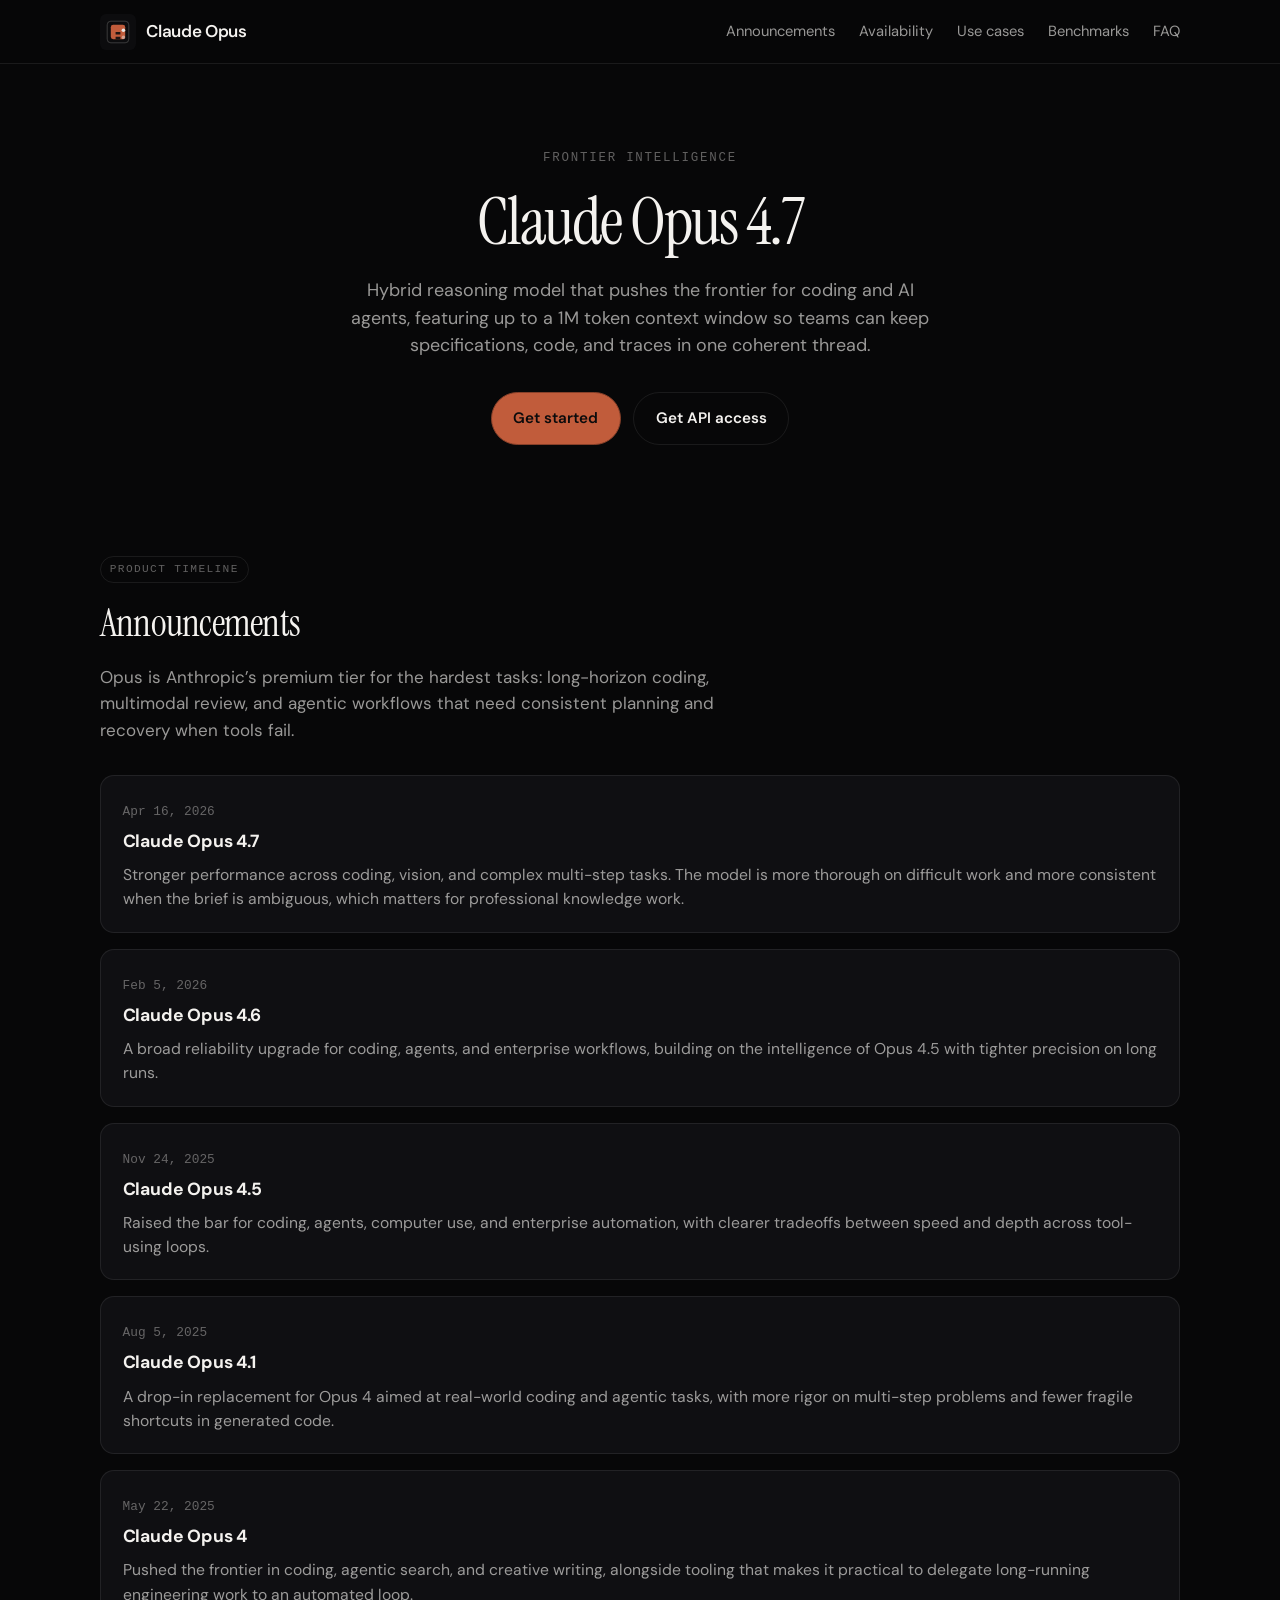
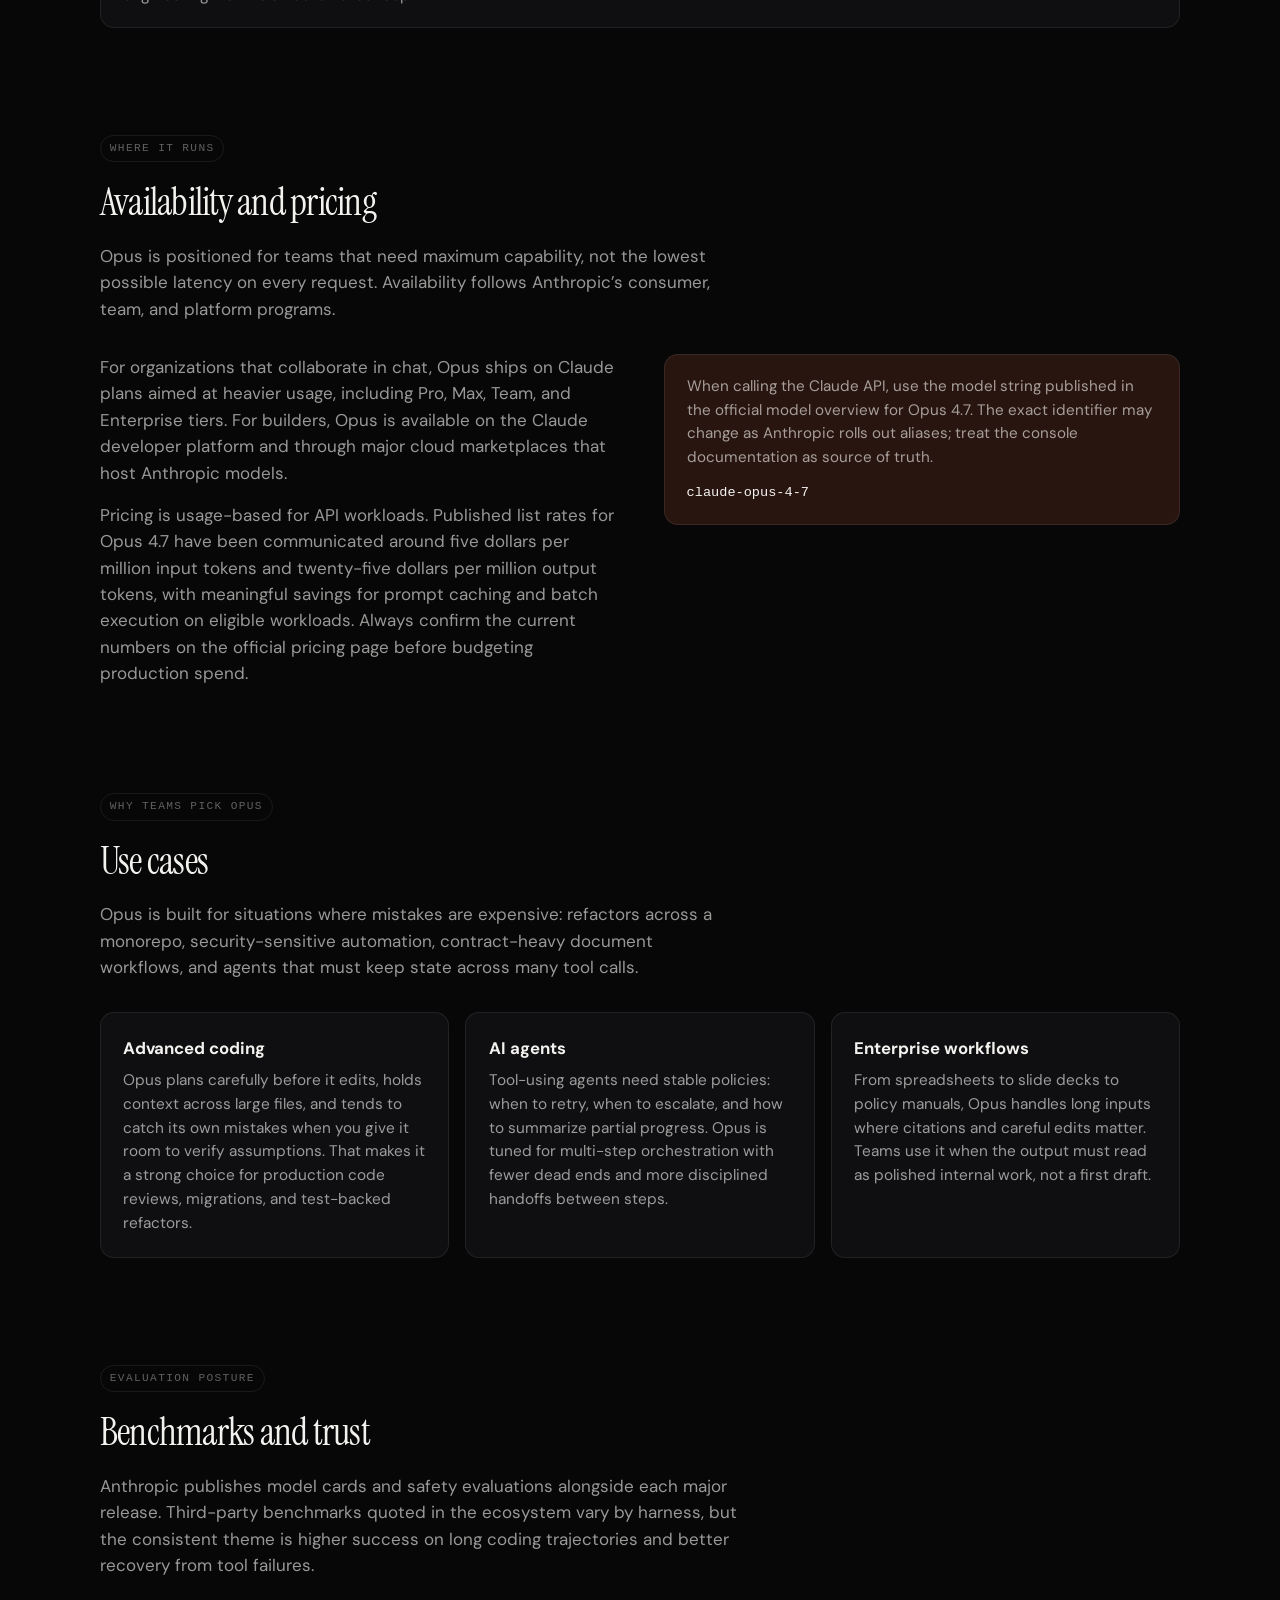
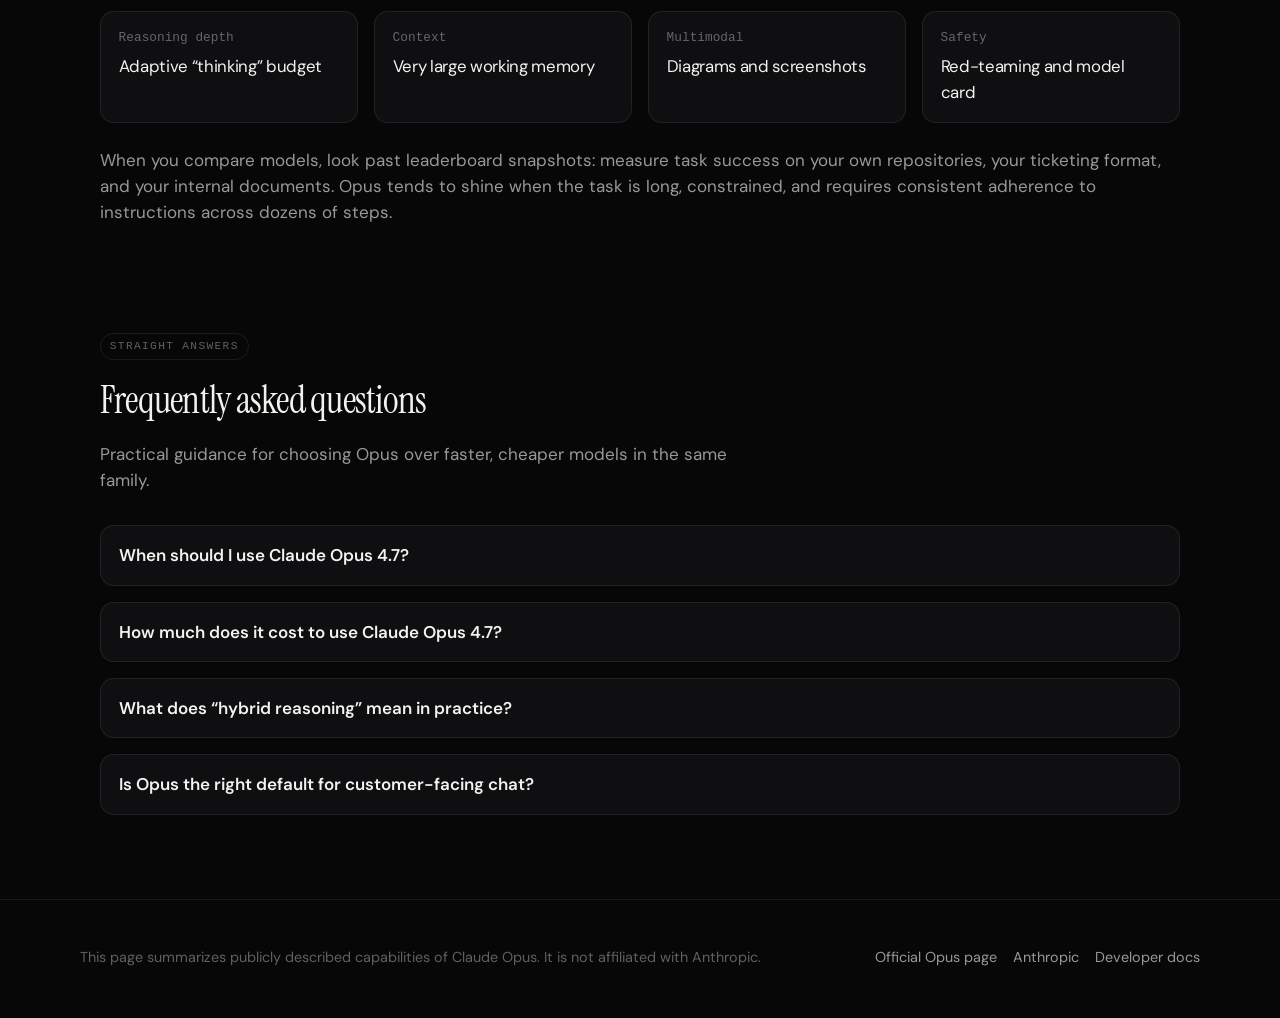
<file: index.html>
<!DOCTYPE html>
<html lang="en">
  <head>
    <meta charset="utf-8" />
    <meta name="viewport" content="width=device-width, initial-scale=1" />
    <title>Claude Opus 4.7 | Hybrid reasoning model for coding and AI agents</title>
    <meta
      name="description"
      content="Claude Opus 4.7 is a hybrid reasoning model that pushes the frontier for coding and AI agents, featuring a 1M context window and adaptive depth for difficult work."
    />
    <meta
      name="keywords"
      content="Claude Opus, Claude Opus 4.7, Anthropic Claude, hybrid reasoning, AI agents, coding model, large language model, LLM, software engineering, enterprise AI, 1M context, long context, Claude API, frontier model, Claude Opus pricing"
    />
    <meta name="robots" content="index,follow" />
    <meta name="author" content="Claude Opus guide" />

    <meta property="og:type" content="website" />
    <meta property="og:title" content="Claude Opus 4.7 | Hybrid reasoning model for coding and AI agents" />
    <meta
      property="og:description"
      content="Claude Opus 4.7 is a hybrid reasoning model that pushes the frontier for coding and AI agents, featuring a 1M context window and adaptive depth for difficult work."
    />
    <meta property="og:locale" content="en_US" />

    <meta name="twitter:card" content="summary_large_image" />
    <meta name="twitter:title" content="Claude Opus 4.7 | Hybrid reasoning model for coding and AI agents" />
    <meta
      name="twitter:description"
      content="Claude Opus 4.7 is a hybrid reasoning model that pushes the frontier for coding and AI agents, featuring a 1M context window and adaptive depth for difficult work."
    />

    <link rel="icon" href="assets/favicon.svg" type="image/svg+xml" />
    <link rel="preconnect" href="https://fonts.googleapis.com" />
    <link rel="preconnect" href="https://fonts.gstatic.com" crossorigin />
    <link
      href="https://fonts.googleapis.com/css2?family=DM+Sans:ital,opsz,wght@0,9..40,400;0,9..40,500;0,9..40,600;0,9..40,700;1,9..40,400&family=Instrument+Serif:ital@0;1&display=swap"
      rel="stylesheet"
    />
    <link rel="stylesheet" href="styles.css" />

    <script type="application/ld+json">
      {
        "@context": "https://schema.org",
        "@type": "WebPage",
        "name": "Claude Opus 4.7 | Hybrid reasoning model for coding and AI agents",
        "description": "Claude Opus 4.7 is a hybrid reasoning model that pushes the frontier for coding and AI agents, featuring a 1M context window and adaptive depth for difficult work.",
        "inLanguage": "en-US",
        "about": {
          "@type": "SoftwareApplication",
          "name": "Claude Opus",
          "applicationCategory": "DeveloperApplication",
          "operatingSystem": "Cloud",
          "offers": {
            "@type": "Offer",
            "priceCurrency": "USD",
            "description": "API usage is metered per token; see official pricing for current rates."
          }
        }
      }
    </script>
  </head>
  <body>
    <a class="skip-link" href="#main">Skip to content</a>

    <header class="site-header">
      <div class="header-inner">
        <a class="brand" href="#top" id="top">
          <img src="assets/logo.svg" width="36" height="36" alt="" />
          <span>Claude Opus</span>
        </a>
        <nav class="nav-desktop" aria-label="Primary">
          <a href="#announcements">Announcements</a>
          <a href="#availability">Availability</a>
          <a href="#use-cases">Use cases</a>
          <a href="#benchmarks">Benchmarks</a>
          <a href="#faq">FAQ</a>
        </nav>
        <button class="nav-toggle" type="button" data-nav-toggle aria-expanded="false" aria-controls="site-nav-panel">
          Menu
        </button>
      </div>
      <div class="nav-panel" id="site-nav-panel" hidden>
        <div class="nav-panel-inner">
          <a href="#announcements">Announcements</a>
          <a href="#availability">Availability</a>
          <a href="#use-cases">Use cases</a>
          <a href="#benchmarks">Benchmarks</a>
          <a href="#faq">FAQ</a>
        </div>
      </div>
    </header>

    <main id="main">
      <section class="hero" aria-labelledby="hero-title">
        <p class="hero-kicker">Frontier intelligence</p>
        <h1 id="hero-title">Claude Opus 4.7</h1>
        <p class="hero-lead">
          Hybrid reasoning model that pushes the frontier for coding and AI agents, featuring up to a 1M token context window so teams can keep specifications, code, and traces in one coherent thread.
        </p>
        <div class="hero-actions">
          <a class="btn btn-primary" href="https://mirofish.my/" rel="noopener noreferrer">Get started</a>
          <a class="btn btn-ghost" href="https://platform.claude.com/" rel="noopener noreferrer">Get API access</a>
        </div>
      </section>

      <section class="section" id="announcements" aria-labelledby="announcements-title">
        <div class="section-head">
          <span class="pill">Product timeline</span>
          <h2 id="announcements-title">Announcements</h2>
          <p>
            Opus is Anthropic’s premium tier for the hardest tasks: long-horizon coding, multimodal review, and agentic workflows that need consistent planning and recovery when tools fail.
          </p>
        </div>
        <div class="timeline">
          <article>
            <time datetime="2026-04-16">Apr 16, 2026</time>
            <h3>Claude Opus 4.7</h3>
            <p>
              Stronger performance across coding, vision, and complex multi-step tasks. The model is more thorough on difficult work and more consistent when the brief is ambiguous, which matters for professional knowledge work.
            </p>
          </article>
          <article>
            <time datetime="2026-02-05">Feb 5, 2026</time>
            <h3>Claude Opus 4.6</h3>
            <p>
              A broad reliability upgrade for coding, agents, and enterprise workflows, building on the intelligence of Opus 4.5 with tighter precision on long runs.
            </p>
          </article>
          <article>
            <time datetime="2025-11-24">Nov 24, 2025</time>
            <h3>Claude Opus 4.5</h3>
            <p>
              Raised the bar for coding, agents, computer use, and enterprise automation, with clearer tradeoffs between speed and depth across tool-using loops.
            </p>
          </article>
          <article>
            <time datetime="2025-08-05">Aug 5, 2025</time>
            <h3>Claude Opus 4.1</h3>
            <p>
              A drop-in replacement for Opus 4 aimed at real-world coding and agentic tasks, with more rigor on multi-step problems and fewer fragile shortcuts in generated code.
            </p>
          </article>
          <article>
            <time datetime="2025-05-22">May 22, 2025</time>
            <h3>Claude Opus 4</h3>
            <p>
              Pushed the frontier in coding, agentic search, and creative writing, alongside tooling that makes it practical to delegate long-running engineering work to an automated loop.
            </p>
          </article>
        </div>
      </section>

      <section class="section" id="availability" aria-labelledby="availability-title">
        <div class="section-head">
          <span class="pill">Where it runs</span>
          <h2 id="availability-title">Availability and pricing</h2>
          <p>
            Opus is positioned for teams that need maximum capability, not the lowest possible latency on every request. Availability follows Anthropic’s consumer, team, and platform programs.
          </p>
        </div>
        <div class="split">
          <div class="prose">
            <p>
              For organizations that collaborate in chat, Opus ships on Claude plans aimed at heavier usage, including Pro, Max, Team, and Enterprise tiers. For builders, Opus is available on the Claude developer platform and through major cloud marketplaces that host Anthropic models.
            </p>
            <p>
              Pricing is usage-based for API workloads. Published list rates for Opus 4.7 have been communicated around five dollars per million input tokens and twenty-five dollars per million output tokens, with meaningful savings for prompt caching and batch execution on eligible workloads. Always confirm the current numbers on the official pricing page before budgeting production spend.
            </p>
          </div>
          <aside class="callout" aria-label="Model identifier">
            <p style="margin: 0 0 0.5rem; color: var(--muted); font-size: 0.95rem">
              When calling the Claude API, use the model string published in the official model overview for Opus 4.7. The exact identifier may change as Anthropic rolls out aliases; treat the console documentation as source of truth.
            </p>
            <code>claude-opus-4-7</code>
          </aside>
        </div>
      </section>

      <section class="section" id="use-cases" aria-labelledby="use-cases-title">
        <div class="section-head">
          <span class="pill">Why teams pick Opus</span>
          <h2 id="use-cases-title">Use cases</h2>
          <p>
            Opus is built for situations where mistakes are expensive: refactors across a monorepo, security-sensitive automation, contract-heavy document workflows, and agents that must keep state across many tool calls.
          </p>
        </div>
        <div class="grid-3">
          <div class="card">
            <h3>Advanced coding</h3>
            <p>
              Opus plans carefully before it edits, holds context across large files, and tends to catch its own mistakes when you give it room to verify assumptions. That makes it a strong choice for production code reviews, migrations, and test-backed refactors.
            </p>
          </div>
          <div class="card">
            <h3>AI agents</h3>
            <p>
              Tool-using agents need stable policies: when to retry, when to escalate, and how to summarize partial progress. Opus is tuned for multi-step orchestration with fewer dead ends and more disciplined handoffs between steps.
            </p>
          </div>
          <div class="card">
            <h3>Enterprise workflows</h3>
            <p>
              From spreadsheets to slide decks to policy manuals, Opus handles long inputs where citations and careful edits matter. Teams use it when the output must read as polished internal work, not a first draft.
            </p>
          </div>
        </div>
      </section>

      <section class="section" id="benchmarks" aria-labelledby="benchmarks-title">
        <div class="section-head">
          <span class="pill">Evaluation posture</span>
          <h2 id="benchmarks-title">Benchmarks and trust</h2>
          <p>
            Anthropic publishes model cards and safety evaluations alongside each major release. Third-party benchmarks quoted in the ecosystem vary by harness, but the consistent theme is higher success on long coding trajectories and better recovery from tool failures.
          </p>
        </div>
        <div class="metrics" role="list">
          <div class="metric" role="listitem">
            <strong>Reasoning depth</strong>
            <span>Adaptive “thinking” budget</span>
          </div>
          <div class="metric" role="listitem">
            <strong>Context</strong>
            <span>Very large working memory</span>
          </div>
          <div class="metric" role="listitem">
            <strong>Multimodal</strong>
            <span>Diagrams and screenshots</span>
          </div>
          <div class="metric" role="listitem">
            <strong>Safety</strong>
            <span>Red-teaming and model card</span>
          </div>
        </div>
        <div class="prose" style="margin-top: 1.5rem">
          <p>
            When you compare models, look past leaderboard snapshots: measure task success on your own repositories, your ticketing format, and your internal documents. Opus tends to shine when the task is long, constrained, and requires consistent adherence to instructions across dozens of steps.
          </p>
        </div>
      </section>

      <section class="section" id="faq" aria-labelledby="faq-title">
        <div class="section-head">
          <span class="pill">Straight answers</span>
          <h2 id="faq-title">Frequently asked questions</h2>
          <p>Practical guidance for choosing Opus over faster, cheaper models in the same family.</p>
        </div>
        <div class="faq">
          <details>
            <summary>When should I use Claude Opus 4.7?</summary>
            <p>
              Use Opus when you need frontier intelligence on difficult work: production-grade code generation, sophisticated agents, and complex document creation where quality dominates cost. For lightweight drafting or high-frequency classification, smaller models in the Claude family are usually a better tradeoff.
            </p>
          </details>
          <details>
            <summary>How much does it cost to use Claude Opus 4.7?</summary>
            <p>
              Cost depends on channel (chat subscription versus API), cache usage, batching, and region. Start from the official pricing page, estimate tokens from a pilot trace, and add headroom for retries and evaluation harnesses.
            </p>
          </details>
          <details>
            <summary>What does “hybrid reasoning” mean in practice?</summary>
            <p>
              The model can allocate more internal deliberation to harder prompts while staying responsive on simpler ones. In product terms, you see fewer premature answers on ambiguous specs and more structured plans before the first line of code ships.
            </p>
          </details>
          <details>
            <summary>Is Opus the right default for customer-facing chat?</summary>
            <p>
              Not always. Customer-facing chat often prioritizes latency, predictable cost, and narrow tool permissions. Opus is better as a specialist copilot, reviewer, or background worker that operates with explicit budgets and logging.
            </p>
          </details>
        </div>
      </section>
    </main>

    <footer class="site-footer">
      <div class="footer-inner">
        <p>This page summarizes publicly described capabilities of Claude Opus. It is not affiliated with Anthropic.</p>
        <div class="footer-links">
          <a href="https://www.anthropic.com/claude/opus" rel="noopener noreferrer">Official Opus page</a>
          <a href="https://www.anthropic.com/" rel="noopener noreferrer">Anthropic</a>
          <a href="https://platform.claude.com/docs/" rel="noopener noreferrer">Developer docs</a>
        </div>
      </div>
    </footer>

    <script src="js/main.js" defer></script>
  </body>
</html>
</file>
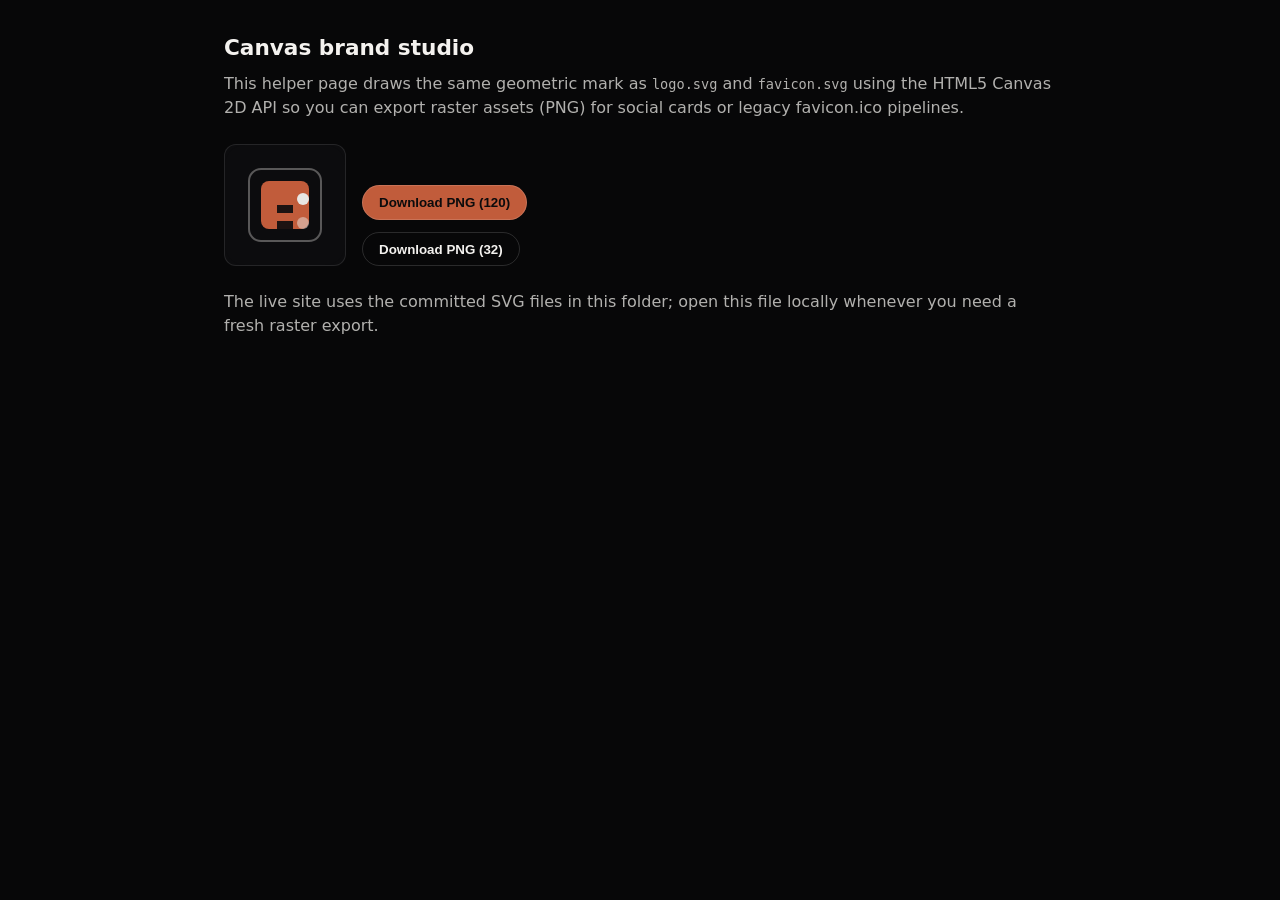
<file: assets/canvas-brand-studio.html>
<!DOCTYPE html>
<html lang="en">
  <head>
    <meta charset="utf-8" />
    <title>Canvas brand studio — Claude Opus static kit</title>
    <meta name="viewport" content="width=device-width, initial-scale=1" />
    <style>
      :root {
        font-family: system-ui, sans-serif;
        background: #070708;
        color: #f4f2ef;
      }
      body {
        max-width: 52rem;
        margin: 0 auto;
        padding: 2rem 1.25rem 3rem;
        line-height: 1.5;
      }
      h1 {
        font-size: 1.35rem;
        font-weight: 600;
        margin: 0 0 0.5rem;
      }
      p {
        color: rgba(244, 242, 239, 0.72);
        margin: 0 0 1rem;
      }
      .row {
        display: flex;
        flex-wrap: wrap;
        gap: 1rem;
        align-items: flex-end;
        margin: 1.5rem 0;
      }
      canvas {
        display: block;
        border-radius: 12px;
        border: 1px solid rgba(255, 255, 255, 0.1);
        background: #0c0c0e;
      }
      button {
        border: 1px solid rgba(255, 255, 255, 0.14);
        background: #c15c3b;
        color: #0b0b0c;
        font-weight: 600;
        padding: 0.55rem 1rem;
        border-radius: 999px;
        cursor: pointer;
      }
      button.secondary {
        background: transparent;
        color: #f4f2ef;
      }
      code {
        font-size: 0.85rem;
      }
    </style>
  </head>
  <body>
    <h1>Canvas brand studio</h1>
    <p>
      This helper page draws the same geometric mark as <code>logo.svg</code> and <code>favicon.svg</code> using the HTML5 Canvas 2D API so you can export raster assets (PNG) for social cards or legacy favicon.ico pipelines.
    </p>
    <div class="row">
      <canvas id="mark" width="120" height="120" aria-label="Brand mark preview"></canvas>
      <div>
        <button type="button" id="dl-logo">Download PNG (120)</button>
        <p style="margin-top: 0.75rem; margin-bottom: 0">
          <button type="button" class="secondary" id="dl-fav">Download PNG (32)</button>
        </p>
      </div>
    </div>
    <p>The live site uses the committed SVG files in this folder; open this file locally whenever you need a fresh raster export.</p>
    <script>
      function drawMark(ctx, size) {
        var s = size / 120;
        ctx.save();
        ctx.scale(s, s);
        ctx.fillStyle = "#0c0c0e";
        roundRect(ctx, 0, 0, 120, 120, 20);
        ctx.fill();
        ctx.strokeStyle = "rgba(232, 230, 227, 0.35)";
        ctx.lineWidth = 2;
        roundRect(ctx, 24, 24, 72, 72, 12);
        ctx.stroke();
        ctx.fillStyle = "#c15c3b";
        roundRect(ctx, 36, 36, 48, 48, 8);
        ctx.fill();
        ctx.fillStyle = "rgba(12, 12, 14, 0.9)";
        ctx.fillRect(52, 60, 16, 8);
        ctx.fillRect(52, 76, 16, 8);
        ctx.fillStyle = "#e8e6e3";
        ctx.beginPath();
        ctx.arc(78, 54, 6, 0, Math.PI * 2);
        ctx.fill();
        ctx.fillStyle = "rgba(232, 230, 227, 0.5)";
        ctx.beginPath();
        ctx.arc(78, 78, 6, 0, Math.PI * 2);
        ctx.fill();
        ctx.restore();
      }

      function roundRect(ctx, x, y, w, h, r) {
        ctx.beginPath();
        ctx.moveTo(x + r, y);
        ctx.arcTo(x + w, y, x + w, y + h, r);
        ctx.arcTo(x + w, y + h, x, y + h, r);
        ctx.arcTo(x, y + h, x, y, r);
        ctx.arcTo(x, y, x + w, y, r);
        ctx.closePath();
      }

      function downloadCanvas(canvas, filename) {
        canvas.toBlob(function (blob) {
          if (!blob) return;
          var a = document.createElement("a");
          a.href = URL.createObjectURL(blob);
          a.download = filename;
          a.click();
          URL.revokeObjectURL(a.href);
        });
      }

      var preview = document.getElementById("mark");
      var pctx = preview.getContext("2d");
      drawMark(pctx, 120);

      document.getElementById("dl-logo").addEventListener("click", function () {
        var c = document.createElement("canvas");
        c.width = 120;
        c.height = 120;
        drawMark(c.getContext("2d"), 120);
        downloadCanvas(c, "claude-opus-logo-120.png");
      });

      document.getElementById("dl-fav").addEventListener("click", function () {
        var c = document.createElement("canvas");
        c.width = 32;
        c.height = 32;
        drawMark(c.getContext("2d"), 32);
        downloadCanvas(c, "claude-opus-favicon-32.png");
      });
    </script>
  </body>
</html>
</file>
<file: styles.css>
:root {
  --bg: #070708;
  --bg-elevated: #0f0f12;
  --stroke: rgba(255, 255, 255, 0.08);
  --text: #f4f2ef;
  --muted: rgba(244, 242, 239, 0.62);
  --faint: rgba(244, 242, 239, 0.38);
  --accent: #c15c3b;
  --accent-soft: rgba(193, 92, 59, 0.18);
  --mono: ui-monospace, "SF Mono", Menlo, Consolas, monospace;
  --sans: "DM Sans", system-ui, -apple-system, sans-serif;
  --display: "Instrument Serif", Georgia, "Times New Roman", serif;
  --max: 1120px;
  --radius: 14px;
}

*,
*::before,
*::after {
  box-sizing: border-box;
}

html {
  scroll-behavior: smooth;
}

body {
  margin: 0;
  min-height: 100vh;
  font-family: var(--sans);
  font-size: 17px;
  line-height: 1.55;
  color: var(--text);
  background: var(--bg);
  -webkit-font-smoothing: antialiased;
}

a {
  color: inherit;
  text-decoration-thickness: 1px;
  text-underline-offset: 3px;
}

a:hover {
  color: var(--text);
}

img {
  max-width: 100%;
  height: auto;
  display: block;
}

.skip-link {
  position: absolute;
  left: -9999px;
  top: 0;
  padding: 0.75rem 1rem;
  background: var(--text);
  color: var(--bg);
  z-index: 100;
}

.skip-link:focus {
  left: 1rem;
  top: 1rem;
}

.site-header {
  position: sticky;
  top: 0;
  z-index: 40;
  border-bottom: 1px solid var(--stroke);
  background: color-mix(in srgb, var(--bg) 82%, transparent);
  backdrop-filter: blur(14px);
}

.header-inner {
  max-width: var(--max);
  margin: 0 auto;
  padding: 0.85rem 1.25rem;
  display: flex;
  align-items: center;
  justify-content: space-between;
  gap: 1rem;
}

.brand {
  display: flex;
  align-items: center;
  gap: 0.65rem;
  text-decoration: none;
}

.brand img {
  width: 36px;
  height: 36px;
}

.brand span {
  font-weight: 600;
  letter-spacing: -0.02em;
}

.nav-desktop {
  display: flex;
  align-items: center;
  gap: 1.5rem;
}

.nav-desktop a {
  font-size: 0.92rem;
  color: var(--muted);
  text-decoration: none;
}

.nav-desktop a:hover {
  color: var(--text);
}

.nav-toggle {
  display: none;
  border: 1px solid var(--stroke);
  background: var(--bg-elevated);
  color: var(--text);
  border-radius: 10px;
  padding: 0.45rem 0.65rem;
  font-family: var(--mono);
  font-size: 0.75rem;
  cursor: pointer;
}

.nav-panel {
  display: none;
  border-bottom: 1px solid var(--stroke);
  background: var(--bg);
}

.nav-panel-inner {
  max-width: var(--max);
  margin: 0 auto;
  padding: 0.75rem 1.25rem 1rem;
  display: flex;
  flex-direction: column;
  gap: 0.65rem;
}

.nav-panel a {
  color: var(--muted);
  text-decoration: none;
  font-size: 0.95rem;
}

.nav-panel a:hover {
  color: var(--text);
}

@media (max-width: 820px) {
  .nav-desktop {
    display: none;
  }

  .nav-toggle {
    display: inline-flex;
  }

  .nav-panel:not([hidden]) {
    display: block;
  }
}

.hero {
  max-width: var(--max);
  margin: 0 auto;
  padding: 4.5rem 1.25rem 3.5rem;
  text-align: center;
}

.hero-kicker {
  font-family: var(--mono);
  font-size: 0.78rem;
  letter-spacing: 0.14em;
  text-transform: uppercase;
  color: var(--faint);
  margin-bottom: 1.25rem;
}

.hero h1 {
  font-family: var(--display);
  font-weight: 400;
  font-size: clamp(2.6rem, 6vw, 4.1rem);
  line-height: 1.05;
  letter-spacing: -0.03em;
  margin: 0 0 1.25rem;
}

.hero-lead {
  max-width: 38rem;
  margin: 0 auto 2rem;
  color: var(--muted);
  font-size: 1.12rem;
}

.hero-actions {
  display: flex;
  flex-wrap: wrap;
  gap: 0.75rem;
  justify-content: center;
}

.btn {
  display: inline-flex;
  align-items: center;
  justify-content: center;
  gap: 0.4rem;
  padding: 0.85rem 1.35rem;
  border-radius: 999px;
  font-weight: 600;
  font-size: 0.95rem;
  text-decoration: none;
  border: 1px solid transparent;
  cursor: pointer;
}

.btn-primary {
  background: var(--accent);
  color: #0b0b0c;
  border-color: color-mix(in srgb, var(--accent) 70%, #000);
}

.btn-primary:hover {
  filter: brightness(1.06);
}

.btn-ghost {
  background: transparent;
  color: var(--text);
  border-color: var(--stroke);
}

.btn-ghost:hover {
  border-color: rgba(255, 255, 255, 0.22);
}

.section {
  max-width: var(--max);
  margin: 0 auto;
  padding: 3.25rem 1.25rem;
}

.section-head {
  max-width: 40rem;
  margin-bottom: 2rem;
}

.section-head h2 {
  font-family: var(--display);
  font-size: clamp(1.85rem, 3.5vw, 2.35rem);
  font-weight: 400;
  margin: 0 0 0.65rem;
  letter-spacing: -0.02em;
}

.section-head p {
  margin: 0;
  color: var(--muted);
}

.pill {
  display: inline-block;
  font-family: var(--mono);
  font-size: 0.7rem;
  letter-spacing: 0.12em;
  text-transform: uppercase;
  padding: 0.25rem 0.55rem;
  border-radius: 999px;
  border: 1px solid var(--stroke);
  color: var(--faint);
  margin-bottom: 0.75rem;
}

.timeline {
  display: grid;
  gap: 1rem;
}

.timeline article {
  border: 1px solid var(--stroke);
  border-radius: var(--radius);
  padding: 1.25rem 1.35rem;
  background: var(--bg-elevated);
}

.timeline time {
  font-family: var(--mono);
  font-size: 0.8rem;
  color: var(--faint);
}

.timeline h3 {
  margin: 0.35rem 0 0.5rem;
  font-size: 1.1rem;
  letter-spacing: -0.01em;
}

.timeline p {
  margin: 0;
  color: var(--muted);
  font-size: 0.98rem;
}

.grid-3 {
  display: grid;
  gap: 1rem;
}

@media (min-width: 720px) {
  .grid-3 {
    grid-template-columns: repeat(3, 1fr);
  }
}

.card {
  border: 1px solid var(--stroke);
  border-radius: var(--radius);
  padding: 1.35rem 1.4rem;
  background: var(--bg-elevated);
}

.card h3 {
  margin: 0 0 0.5rem;
  font-size: 1.05rem;
}

.card p {
  margin: 0;
  color: var(--muted);
  font-size: 0.96rem;
}

.split {
  display: grid;
  gap: 2rem;
  align-items: start;
}

@media (min-width: 900px) {
  .split {
    grid-template-columns: 1fr 1fr;
    gap: 3rem;
  }
}

.prose p {
  color: var(--muted);
  margin: 0 0 1rem;
}

.prose p:last-child {
  margin-bottom: 0;
}

.callout {
  border-radius: var(--radius);
  border: 1px solid var(--stroke);
  padding: 1.25rem 1.35rem;
  background: var(--accent-soft);
}

.callout code {
  font-family: var(--mono);
  font-size: 0.85rem;
  color: var(--text);
}

.metrics {
  display: grid;
  grid-template-columns: repeat(2, minmax(0, 1fr));
  gap: 1rem;
}

@media (min-width: 640px) {
  .metrics {
    grid-template-columns: repeat(4, minmax(0, 1fr));
  }
}

.metric {
  border: 1px solid var(--stroke);
  border-radius: var(--radius);
  padding: 1rem 1.1rem;
  background: var(--bg-elevated);
}

.metric strong {
  display: block;
  font-family: var(--mono);
  font-size: 0.8rem;
  color: var(--faint);
  font-weight: 500;
  margin-bottom: 0.35rem;
}

.metric span {
  font-size: 1.05rem;
  letter-spacing: -0.02em;
}

.faq {
  display: grid;
  gap: 1rem;
}

.faq details {
  border: 1px solid var(--stroke);
  border-radius: var(--radius);
  padding: 1rem 1.15rem;
  background: var(--bg-elevated);
}

.faq summary {
  cursor: pointer;
  font-weight: 600;
  list-style: none;
}

.faq summary::-webkit-details-marker {
  display: none;
}

.faq details p {
  margin: 0.75rem 0 0;
  color: var(--muted);
  font-size: 0.96rem;
}

.site-footer {
  border-top: 1px solid var(--stroke);
  margin-top: 2rem;
  padding: 2rem 1.25rem 2.5rem;
}

.footer-inner {
  max-width: var(--max);
  margin: 0 auto;
  display: flex;
  flex-wrap: wrap;
  gap: 1rem;
  justify-content: space-between;
  align-items: center;
  color: var(--faint);
  font-size: 0.9rem;
}

.footer-links {
  display: flex;
  flex-wrap: wrap;
  gap: 1rem;
}

.footer-links a {
  color: var(--muted);
  text-decoration: none;
}

.footer-links a:hover {
  color: var(--text);
}
</file>
